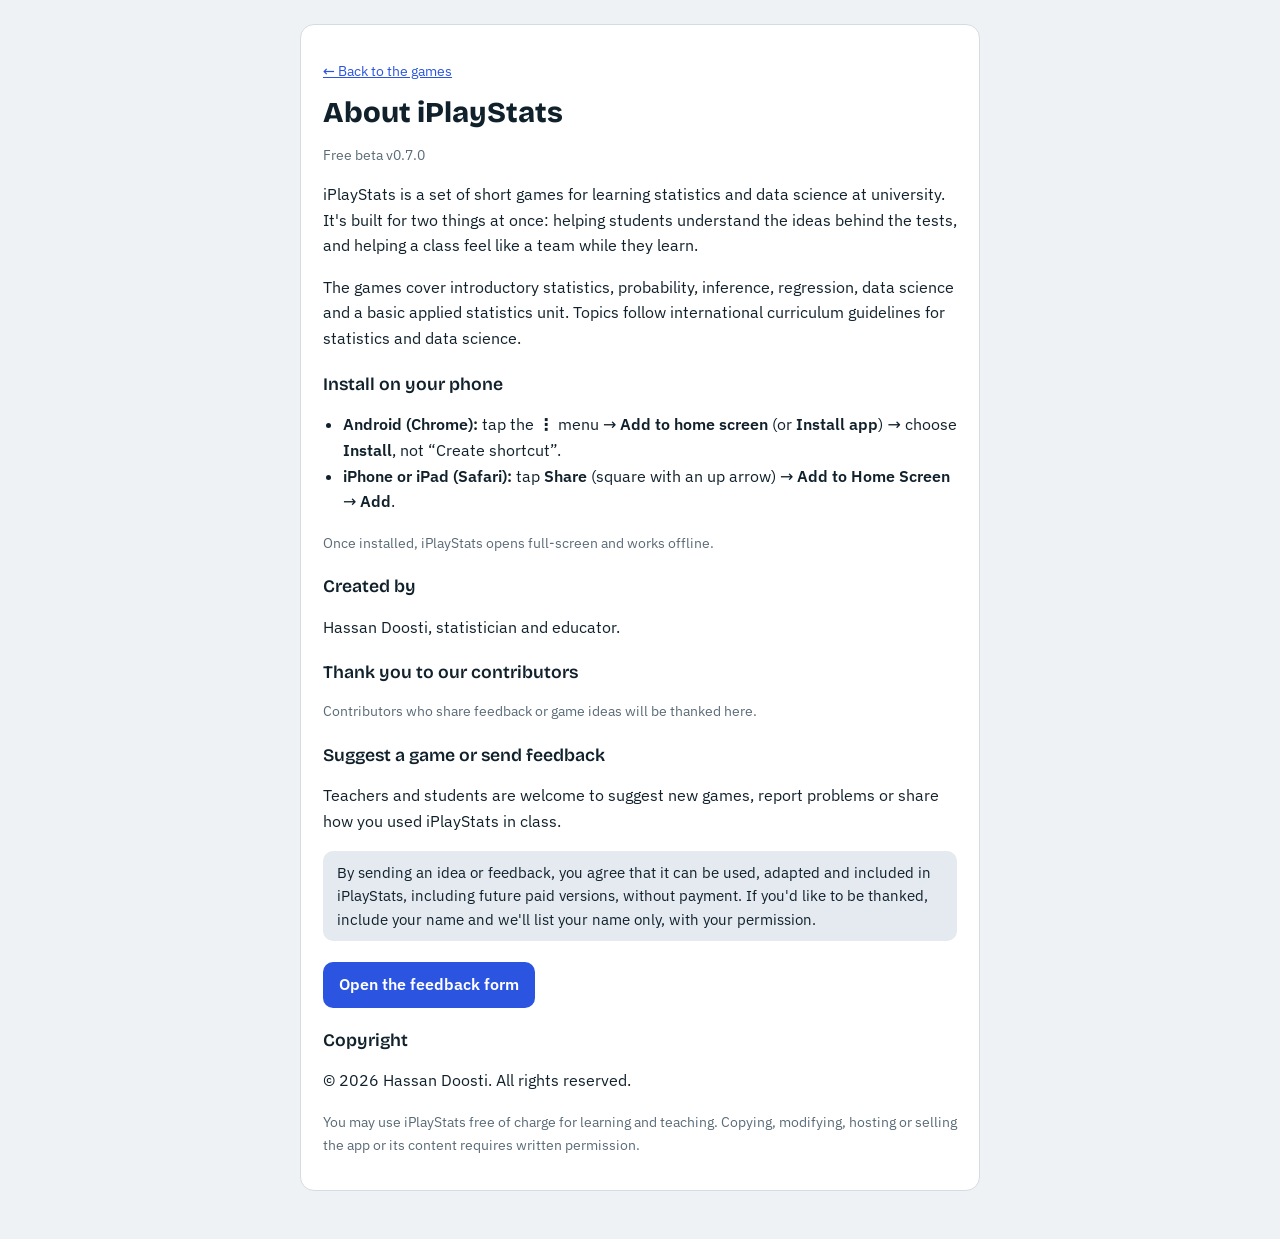
<file: about.html>
<!doctype html>
<html lang="en">
<head>
<meta charset="utf-8">
<meta name="viewport" content="width=device-width,initial-scale=1,viewport-fit=cover">
<title>About · iPlayStats</title>
<meta name="theme-color" content="#2B55E0">
<link rel="icon" href="icons/icon-192.png">
<script src="config.js"></script>
<script src="dict.js"></script>
<script src="i18n.js"></script>
<style>
:root{--bg:#EEF2F5;--panel:#FFFFFF;--ink:#11212C;--muted:#5A6B77;--line:#D3DCE3;--accent:#2B55E0;--soft:#E4EAF0;color-scheme:light}
@media (prefers-color-scheme: dark){:root{--bg:#0D161D;--panel:#15212A;--ink:#E7EEF3;--muted:#93A4B1;--line:#283844;--accent:#7C9BFF;--soft:#1C2A35;color-scheme:dark}}
*{box-sizing:border-box}
body{margin:0;background:var(--bg);color:var(--ink);font:16px/1.6 "IBM Plex Sans",system-ui,-apple-system,"Segoe UI",sans-serif;
  padding-left:max(16px,env(safe-area-inset-left,0px));padding-right:max(16px,env(safe-area-inset-right,0px));padding-block:24px 48px}
main{max-width:680px;margin:0 auto;background:var(--panel);border:1px solid var(--line);border-radius:14px;padding:20px 22px}
h1{font:800 1.8rem/1.1 "Bricolage Grotesque","Segoe UI",system-ui,sans-serif;margin:0 0 6px}
h2{font:600 1.1rem/1.3 "Bricolage Grotesque","Segoe UI",system-ui,sans-serif;margin:22px 0 6px}
ul{padding-left:20px}
.muted{color:var(--muted);font-size:.9rem}
.terms{background:var(--soft);border-radius:10px;padding:10px 14px;font-size:.92rem}
.btn{display:inline-block;background:var(--accent);color:#fff;text-decoration:none;font-weight:600;border-radius:10px;padding:10px 16px;margin-top:6px}
a{color:var(--accent)}
[dir="rtl"] ul{padding-left:0;padding-right:20px}
[dir="rtl"] body{font-family:"Vazirmatn","IBM Plex Sans",system-ui,sans-serif}
</style>
<link rel="stylesheet" href="fonts.css">
</head>
<body>
<main>
<p class="muted"><a href="index.html">← Back to the games</a></p>
<h1>About iPlayStats</h1>
<p class="muted" id="ver">Free beta</p>

<p>iPlayStats is a set of short games for learning statistics and data science at university. It's built for two things at once: helping students understand the ideas behind the tests, and helping a class feel like a team while they learn.</p>
<p>The games cover introductory statistics, probability, inference, regression, data science and a basic applied statistics unit. Topics follow international curriculum guidelines for statistics and data science.</p>

<h2>Install on your phone</h2>
<ul>
<li><strong>Android (Chrome):</strong> tap the <strong>⋮</strong> menu → <strong>Add to home screen</strong> (or <strong>Install app</strong>) → choose <strong>Install</strong>, not “Create shortcut”.</li>
<li><strong>iPhone or iPad (Safari):</strong> tap <strong>Share</strong> (square with an up arrow) → <strong>Add to Home Screen</strong> → <strong>Add</strong>.</li>
</ul>
<p class="muted">Once installed, iPlayStats opens full-screen and works offline.</p>

<h2>Created by</h2>
<p id="owner"></p>

<h2>Thank you to our contributors</h2>
<div id="people"><p class="muted">Contributors who share feedback or game ideas will be thanked here.</p></div>

<h2>Suggest a game or send feedback</h2>
<p>Teachers and students are welcome to suggest new games, report problems or share how you used iPlayStats in class.</p>
<p class="terms">By sending an idea or feedback, you agree that it can be used, adapted and included in iPlayStats, including future paid versions, without payment. If you'd like to be thanked, include your name and we'll list your name only, with your permission.</p>
<div id="fb"></div>

<h2>Copyright</h2>
<p id="copy"></p>
<p class="muted">You may use iPlayStats free of charge for learning and teaching. Copying, modifying, hosting or selling the app or its content requires written permission.</p>
</main>
<script>
(function(){
 var c=window.SS_CONFIG||{},$=function(id){return document.getElementById(id)};
 var owner=c.owner||"the iPlayStats team";
 $("ver").textContent="Free beta "+(c.version||"");
 $("owner").textContent=owner+", statistician and educator.";
 $("copy").textContent="© 2026 "+owner+". All rights reserved.";
 if(c.contributors&&c.contributors.length){var ul=document.createElement("ul");c.contributors.forEach(function(n){var li=document.createElement("li");li.textContent=n;ul.appendChild(li)});$("people").innerHTML="";$("people").appendChild(ul)}
 var fb=$("fb");
 var fu=(window.APP&&APP.lang==="zh"&&c.feedbackUrlZh)||c.feedbackUrl;if(fu){var a=document.createElement("a");a.className="btn";a.href=fu;a.target="_blank";a.rel="noopener";a.textContent="Open the feedback form";fb.appendChild(a)}
 if(c.contactEmail){var p=document.createElement("p");p.textContent="Or email ";var s=document.createElement("span");s.style.userSelect="all";s.setAttribute("translate","no");s.style.fontWeight="600";s.textContent=c.contactEmail;p.appendChild(s);fb.appendChild(p)}
})();
</script>
</body>
</html>
</file>
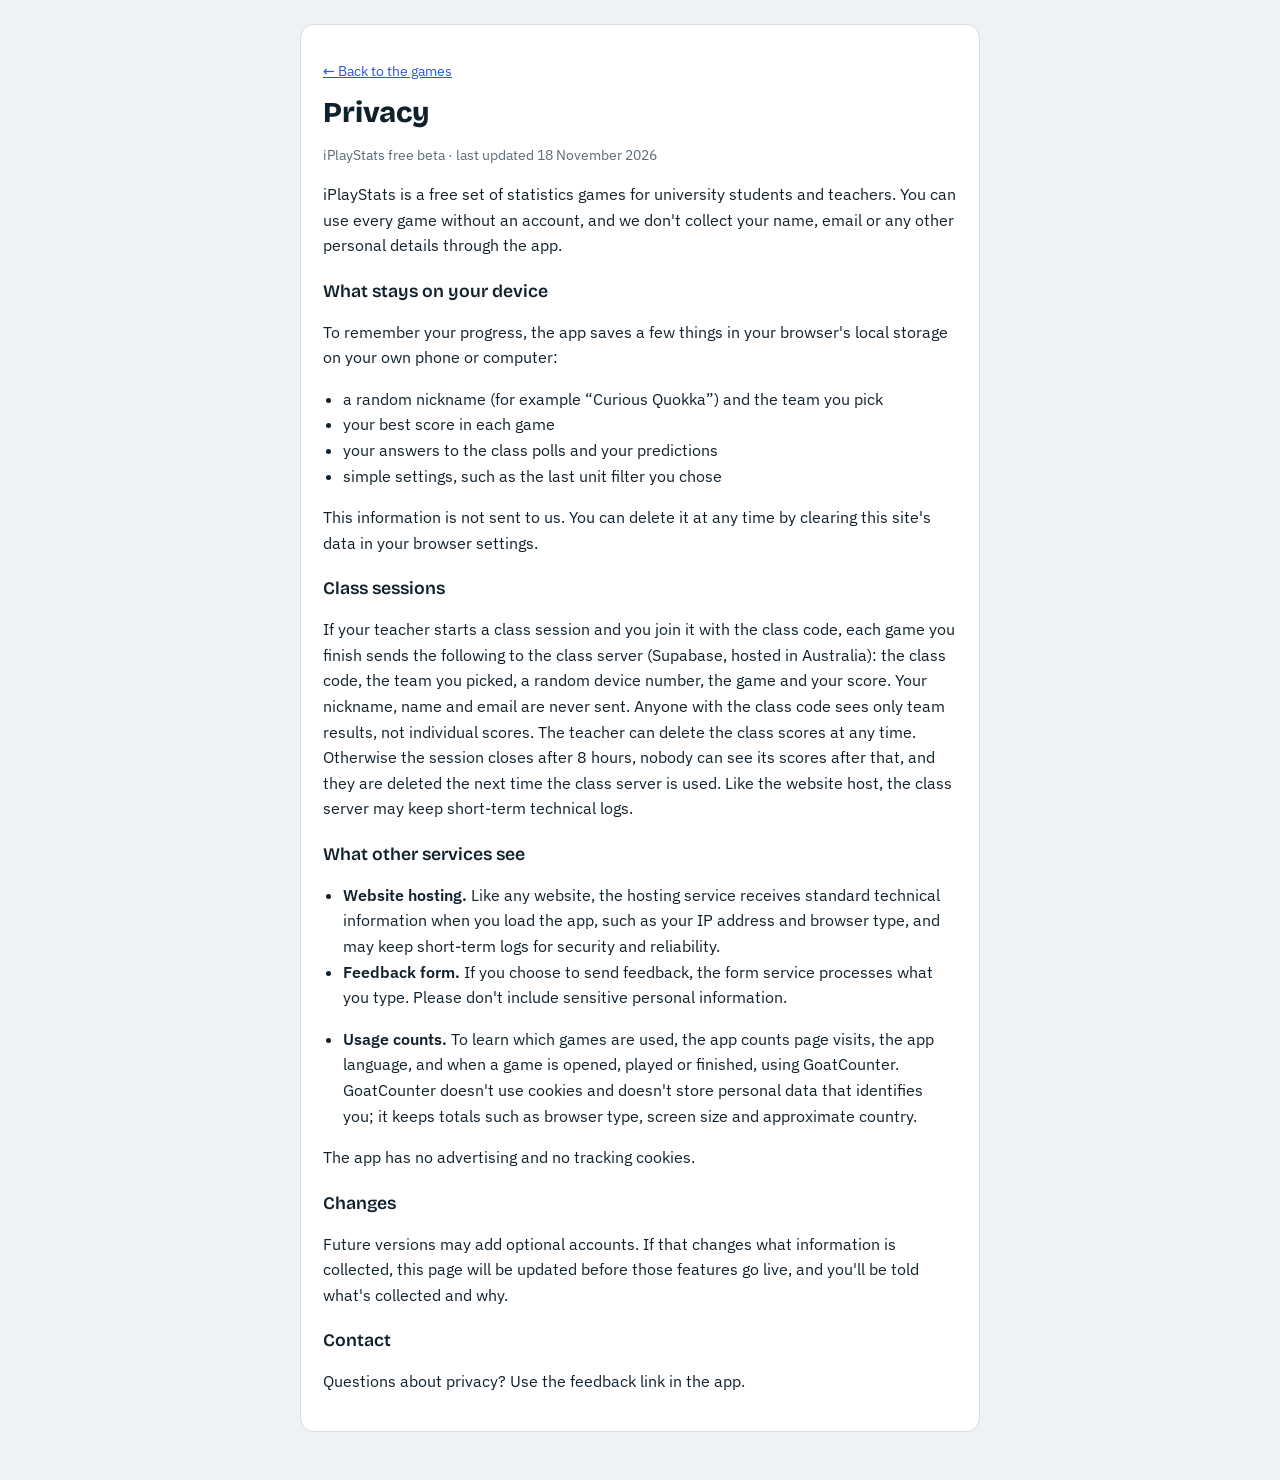
<file: privacy.html>
<!doctype html>
<html lang="en">
<head>
<meta charset="utf-8">
<meta name="viewport" content="width=device-width,initial-scale=1,viewport-fit=cover">
<title>Privacy · iPlayStats</title>
<meta name="theme-color" content="#2B55E0">
<link rel="icon" href="icons/icon-192.png">
<script src="config.js"></script>
<script src="dict.js"></script>
<script src="i18n.js"></script>
<style>
:root{--bg:#EEF2F5;--panel:#FFFFFF;--ink:#11212C;--muted:#5A6B77;--line:#D3DCE3;--accent:#2B55E0;color-scheme:light}
@media (prefers-color-scheme: dark){:root{--bg:#0D161D;--panel:#15212A;--ink:#E7EEF3;--muted:#93A4B1;--line:#283844;--accent:#7C9BFF;color-scheme:dark}}
*{box-sizing:border-box}
body{margin:0;background:var(--bg);color:var(--ink);font:16px/1.6 "IBM Plex Sans",system-ui,-apple-system,"Segoe UI",sans-serif;
  padding-left:max(16px,env(safe-area-inset-left,0px));padding-right:max(16px,env(safe-area-inset-right,0px));padding-block:24px 48px}
main{max-width:680px;margin:0 auto;background:var(--panel);border:1px solid var(--line);border-radius:14px;padding:20px 22px}
h1{font:800 1.8rem/1.1 "Bricolage Grotesque","Segoe UI",system-ui,sans-serif;margin:0 0 6px}
h2{font:600 1.1rem/1.3 "Bricolage Grotesque","Segoe UI",system-ui,sans-serif;margin:22px 0 6px}
p,li{color:var(--ink)}ul{padding-left:20px}
.muted{color:var(--muted);font-size:.9rem}
a{color:var(--accent)}
[dir="rtl"] ul{padding-left:0;padding-right:20px}
[dir="rtl"] body{font-family:"Vazirmatn","IBM Plex Sans",system-ui,sans-serif}
</style>
<link rel="stylesheet" href="fonts.css">
</head>
<body>
<main>
<p class="muted"><a href="index.html">← Back to the games</a></p>
<h1>Privacy</h1>
<p class="muted">iPlayStats free beta · last updated 18 November 2026</p>

<p>iPlayStats is a free set of statistics games for university students and teachers. You can use every game without an account, and we don't collect your name, email or any other personal details through the app.</p>

<h2>What stays on your device</h2>
<p>To remember your progress, the app saves a few things in your browser's local storage on your own phone or computer:</p>
<ul>
<li>a random nickname (for example “Curious Quokka”) and the team you pick</li>
<li>your best score in each game</li>
<li>your answers to the class polls and your predictions</li>
<li>simple settings, such as the last unit filter you chose</li>
</ul>
<p>This information is not sent to us. You can delete it at any time by clearing this site's data in your browser settings.</p>

<h2 id="clh">Class sessions</h2>
<p id="clp">If your teacher starts a class session and you join it with the class code, each game you finish sends the following to the class server (Supabase, hosted in Australia): the class code, the team you picked, a random device number, the game and your score. Your nickname, name and email are never sent. Anyone with the class code sees only team results, not individual scores. The teacher can delete the class scores at any time. Otherwise the session closes after 8 hours, nobody can see its scores after that, and they are deleted the next time the class server is used. Like the website host, the class server may keep short-term technical logs.</p>

<h2>What other services see</h2>
<ul>
<li><strong>Website hosting.</strong> Like any website, the hosting service receives standard technical information when you load the app, such as your IP address and browser type, and may keep short-term logs for security and reliability.</li>
<li><strong>Feedback form.</strong> If you choose to send feedback, the form service processes what you type. Please don't include sensitive personal information.</li>
</ul>
<ul>
<li id="gc"><strong>Usage counts.</strong> To learn which games are used, the app counts page visits, the app language, and when a game is opened, played or finished, using GoatCounter. GoatCounter doesn't use cookies and doesn't store personal data that identifies you; it keeps totals such as browser type, screen size and approximate country.</li>
</ul>
<p>The app has no advertising and no tracking cookies.</p>

<h2>Changes</h2>
<p>Future versions may add optional accounts. If that changes what information is collected, this page will be updated before those features go live, and you'll be told what's collected and why.</p>

<h2>Contact</h2>
<p id="contact">Questions about privacy? Use the feedback link in the app.</p>
</main>
<script>
(function(){var c=window.SS_CONFIG||{},el=document.getElementById("contact");if(!c.classUrl||!c.classKey){["clh","clp"].forEach(function(i){var e=document.getElementById(i);if(e)e.parentNode.removeChild(e)})}if(!c.analyticsCode){var g=document.getElementById("gc");if(g)g.parentNode.removeChild(g)}
 if(c.contactEmail){el.textContent="Questions about privacy? Email ";var s=document.createElement("span");s.style.userSelect="all";s.setAttribute("translate","no");s.style.fontWeight="600";s.textContent=c.contactEmail;el.appendChild(s);el.appendChild(document.createTextNode("."))}})();
</script>
</body>
</html>
</file>
<file: fonts.css>
/* Fonts are bundled with the app (SIL Open Font License), so nothing is loaded from other sites. */
@font-face {
  font-family: 'Bricolage Grotesque';
  font-style: normal;
  font-display: swap;
  font-weight: 600;
  src: url(fonts/bricolage-grotesque-latin-600-normal.woff2) format('woff2');
  unicode-range: U+0000-00FF,U+0131,U+0152-0153,U+02BB-02BC,U+02C6,U+02DA,U+02DC,U+0304,U+0308,U+0329,U+2000-206F,U+20AC,U+2122,U+2191,U+2193,U+2212,U+2215,U+FEFF,U+FFFD;
}
@font-face {
  font-family: 'Bricolage Grotesque';
  font-style: normal;
  font-display: swap;
  font-weight: 800;
  src: url(fonts/bricolage-grotesque-latin-800-normal.woff2) format('woff2');
  unicode-range: U+0000-00FF,U+0131,U+0152-0153,U+02BB-02BC,U+02C6,U+02DA,U+02DC,U+0304,U+0308,U+0329,U+2000-206F,U+20AC,U+2122,U+2191,U+2193,U+2212,U+2215,U+FEFF,U+FFFD;
}
@font-face {
  font-family: 'IBM Plex Sans';
  font-style: normal;
  font-display: swap;
  font-weight: 400;
  src: url(fonts/ibm-plex-sans-greek-400-normal.woff2) format('woff2');
  unicode-range: U+0370-0377,U+037A-037F,U+0384-038A,U+038C,U+038E-03A1,U+03A3-03FF;
}
@font-face {
  font-family: 'IBM Plex Sans';
  font-style: normal;
  font-display: swap;
  font-weight: 400;
  src: url(fonts/ibm-plex-sans-latin-400-normal.woff2) format('woff2');
  unicode-range: U+0000-00FF,U+0131,U+0152-0153,U+02BB-02BC,U+02C6,U+02DA,U+02DC,U+0304,U+0308,U+0329,U+2000-206F,U+20AC,U+2122,U+2191,U+2193,U+2212,U+2215,U+FEFF,U+FFFD;
}
@font-face {
  font-family: 'IBM Plex Sans';
  font-style: normal;
  font-display: swap;
  font-weight: 500;
  src: url(fonts/ibm-plex-sans-greek-500-normal.woff2) format('woff2');
  unicode-range: U+0370-0377,U+037A-037F,U+0384-038A,U+038C,U+038E-03A1,U+03A3-03FF;
}
@font-face {
  font-family: 'IBM Plex Sans';
  font-style: normal;
  font-display: swap;
  font-weight: 500;
  src: url(fonts/ibm-plex-sans-latin-500-normal.woff2) format('woff2');
  unicode-range: U+0000-00FF,U+0131,U+0152-0153,U+02BB-02BC,U+02C6,U+02DA,U+02DC,U+0304,U+0308,U+0329,U+2000-206F,U+20AC,U+2122,U+2191,U+2193,U+2212,U+2215,U+FEFF,U+FFFD;
}
@font-face {
  font-family: 'IBM Plex Sans';
  font-style: normal;
  font-display: swap;
  font-weight: 600;
  src: url(fonts/ibm-plex-sans-greek-600-normal.woff2) format('woff2');
  unicode-range: U+0370-0377,U+037A-037F,U+0384-038A,U+038C,U+038E-03A1,U+03A3-03FF;
}
@font-face {
  font-family: 'IBM Plex Sans';
  font-style: normal;
  font-display: swap;
  font-weight: 600;
  src: url(fonts/ibm-plex-sans-latin-600-normal.woff2) format('woff2');
  unicode-range: U+0000-00FF,U+0131,U+0152-0153,U+02BB-02BC,U+02C6,U+02DA,U+02DC,U+0304,U+0308,U+0329,U+2000-206F,U+20AC,U+2122,U+2191,U+2193,U+2212,U+2215,U+FEFF,U+FFFD;
}
@font-face {
  font-family: 'IBM Plex Mono';
  font-style: normal;
  font-display: swap;
  font-weight: 500;
  src: url(fonts/ibm-plex-mono-latin-500-normal.woff2) format('woff2');
  unicode-range: U+0000-00FF,U+0131,U+0152-0153,U+02BB-02BC,U+02C6,U+02DA,U+02DC,U+0304,U+0308,U+0329,U+2000-206F,U+20AC,U+2122,U+2191,U+2193,U+2212,U+2215,U+FEFF,U+FFFD;
}
@font-face {
  font-family: 'Vazirmatn';
  font-style: normal;
  font-display: swap;
  font-weight: 400;
  src: url(fonts/vazirmatn-arabic-400-normal.woff2) format('woff2');
  unicode-range: U+0600-06FF,U+0750-077F,U+0870-088E,U+0890-0891,U+0897-08E1,U+08E3-08FF,U+200C-200E,U+2010-2011,U+204F,U+2E41,U+FB50-FDFF,U+FE70-FE74,U+FE76-FEFC,U+102E0-102FB,U+10E60-10E7E,U+10EC2-10EC4,U+10EFC-10EFF,U+1EE00-1EE03,U+1EE05-1EE1F,U+1EE21-1EE22,U+1EE24,U+1EE27,U+1EE29-1EE32,U+1EE34-1EE37,U+1EE39,U+1EE3B,U+1EE42,U+1EE47,U+1EE49,U+1EE4B,U+1EE4D-1EE4F,U+1EE51-1EE52,U+1EE54,U+1EE57,U+1EE59,U+1EE5B,U+1EE5D,U+1EE5F,U+1EE61-1EE62,U+1EE64,U+1EE67-1EE6A,U+1EE6C-1EE72,U+1EE74-1EE77,U+1EE79-1EE7C,U+1EE7E,U+1EE80-1EE89,U+1EE8B-1EE9B,U+1EEA1-1EEA3,U+1EEA5-1EEA9,U+1EEAB-1EEBB,U+1EEF0-1EEF1;
}
@font-face {
  font-family: 'Vazirmatn';
  font-style: normal;
  font-display: swap;
  font-weight: 400;
  src: url(fonts/vazirmatn-latin-400-normal.woff2) format('woff2');
  unicode-range: U+0000-00FF,U+0131,U+0152-0153,U+02BB-02BC,U+02C6,U+02DA,U+02DC,U+0304,U+0308,U+0329,U+2000-206F,U+20AC,U+2122,U+2191,U+2193,U+2212,U+2215,U+FEFF,U+FFFD;
}
@font-face {
  font-family: 'Vazirmatn';
  font-style: normal;
  font-display: swap;
  font-weight: 600;
  src: url(fonts/vazirmatn-arabic-600-normal.woff2) format('woff2');
  unicode-range: U+0600-06FF,U+0750-077F,U+0870-088E,U+0890-0891,U+0897-08E1,U+08E3-08FF,U+200C-200E,U+2010-2011,U+204F,U+2E41,U+FB50-FDFF,U+FE70-FE74,U+FE76-FEFC,U+102E0-102FB,U+10E60-10E7E,U+10EC2-10EC4,U+10EFC-10EFF,U+1EE00-1EE03,U+1EE05-1EE1F,U+1EE21-1EE22,U+1EE24,U+1EE27,U+1EE29-1EE32,U+1EE34-1EE37,U+1EE39,U+1EE3B,U+1EE42,U+1EE47,U+1EE49,U+1EE4B,U+1EE4D-1EE4F,U+1EE51-1EE52,U+1EE54,U+1EE57,U+1EE59,U+1EE5B,U+1EE5D,U+1EE5F,U+1EE61-1EE62,U+1EE64,U+1EE67-1EE6A,U+1EE6C-1EE72,U+1EE74-1EE77,U+1EE79-1EE7C,U+1EE7E,U+1EE80-1EE89,U+1EE8B-1EE9B,U+1EEA1-1EEA3,U+1EEA5-1EEA9,U+1EEAB-1EEBB,U+1EEF0-1EEF1;
}
@font-face {
  font-family: 'Vazirmatn';
  font-style: normal;
  font-display: swap;
  font-weight: 600;
  src: url(fonts/vazirmatn-latin-600-normal.woff2) format('woff2');
  unicode-range: U+0000-00FF,U+0131,U+0152-0153,U+02BB-02BC,U+02C6,U+02DA,U+02DC,U+0304,U+0308,U+0329,U+2000-206F,U+20AC,U+2122,U+2191,U+2193,U+2212,U+2215,U+FEFF,U+FFFD;
}
@font-face {
  font-family: 'Vazirmatn';
  font-style: normal;
  font-display: swap;
  font-weight: 800;
  src: url(fonts/vazirmatn-arabic-800-normal.woff2) format('woff2');
  unicode-range: U+0600-06FF,U+0750-077F,U+0870-088E,U+0890-0891,U+0897-08E1,U+08E3-08FF,U+200C-200E,U+2010-2011,U+204F,U+2E41,U+FB50-FDFF,U+FE70-FE74,U+FE76-FEFC,U+102E0-102FB,U+10E60-10E7E,U+10EC2-10EC4,U+10EFC-10EFF,U+1EE00-1EE03,U+1EE05-1EE1F,U+1EE21-1EE22,U+1EE24,U+1EE27,U+1EE29-1EE32,U+1EE34-1EE37,U+1EE39,U+1EE3B,U+1EE42,U+1EE47,U+1EE49,U+1EE4B,U+1EE4D-1EE4F,U+1EE51-1EE52,U+1EE54,U+1EE57,U+1EE59,U+1EE5B,U+1EE5D,U+1EE5F,U+1EE61-1EE62,U+1EE64,U+1EE67-1EE6A,U+1EE6C-1EE72,U+1EE74-1EE77,U+1EE79-1EE7C,U+1EE7E,U+1EE80-1EE89,U+1EE8B-1EE9B,U+1EEA1-1EEA3,U+1EEA5-1EEA9,U+1EEAB-1EEBB,U+1EEF0-1EEF1;
}
@font-face {
  font-family: 'Vazirmatn';
  font-style: normal;
  font-display: swap;
  font-weight: 800;
  src: url(fonts/vazirmatn-latin-800-normal.woff2) format('woff2');
  unicode-range: U+0000-00FF,U+0131,U+0152-0153,U+02BB-02BC,U+02C6,U+02DA,U+02DC,U+0304,U+0308,U+0329,U+2000-206F,U+20AC,U+2122,U+2191,U+2193,U+2212,U+2215,U+FEFF,U+FFFD;
}
</file>
